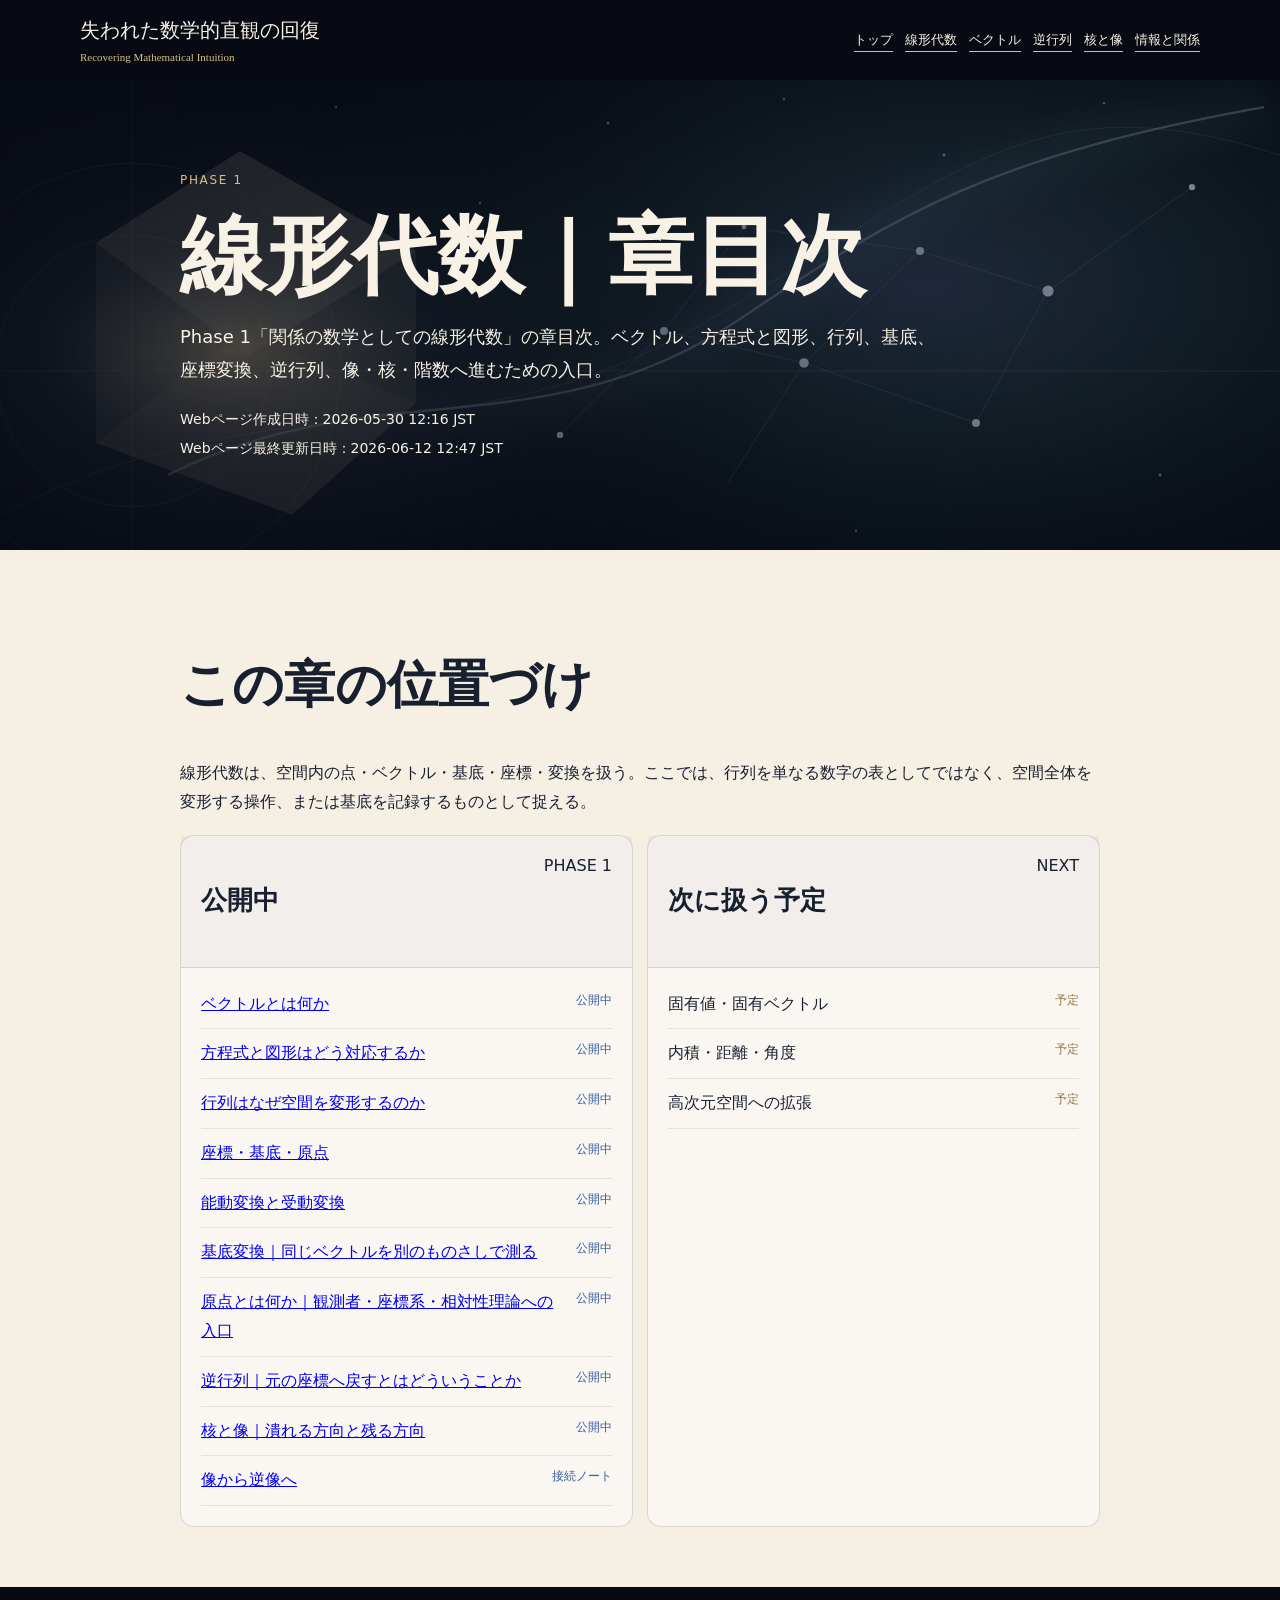
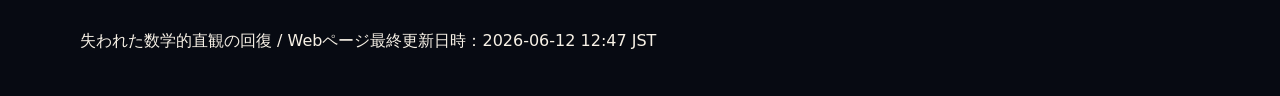
<file: site/linear-algebra-01.html>
<!doctype html>
<html lang="ja">
<head>
  <meta charset="utf-8">
  <meta name="viewport" content="width=device-width,initial-scale=1">
  <title>線形代数｜章目次</title>
  <link rel="stylesheet" href="assets/style.css?v=20260612-linear-pages">
</head>
<body>
  <header class="topbar">
    <div class="topbar-inner">
      <a class="brand" href="index.html">失われた数学的直観の回復<small>Recovering Mathematical Intuition</small></a>
      <nav class="nav">
        <a href="index.html">トップ</a>
        <a href="linear-algebra-01.html">線形代数</a>
        <a href="linear-vector.html">ベクトル</a>
        <a href="linear-inverse-matrix.html">逆行列</a>
        <a href="linear-kernel-image-rank.html">核と像</a>
        <a href="information-and-relation.html">情報と関係</a>
      </nav>
    </div>
  </header>

  <section class="page-hero">
    <div class="inner">
      <div class="eyebrow">Phase 1</div>
      <h1>線形代数｜章目次</h1>
      <p class="lead">Phase 1「関係の数学としての線形代数」の章目次。ベクトル、方程式と図形、行列、基底、座標変換、逆行列、像・核・階数へ進むための入口。</p>
      <div class="meta"><span>Webページ作成日時：2026-05-30 12:16 JST</span><span>Webページ最終更新日時：2026-06-12 12:47 JST</span></div>
    </div>
  </section>

  <main class="article-wrap note-content">
    <h2>この章の位置づけ</h2>
    <p>線形代数は、空間内の点・ベクトル・基底・座標・変換を扱う。ここでは、行列を単なる数字の表としてではなく、空間全体を変形する操作、または基底を記録するものとして捉える。</p>

    <div class="directory">
      <article class="shelf">
        <div class="shelf-head">
          <h3>公開中</h3>
          <span>PHASE 1</span>
        </div>
        <ul class="article-list">
          <li><a href="linear-vector.html">ベクトルとは何か</a><span class="status live">公開中</span></li>
          <li><a href="linear-equation-geometry.html">方程式と図形はどう対応するか</a><span class="status live">公開中</span></li>
          <li><a href="linear-matrix-transform.html">行列はなぜ空間を変形するのか</a><span class="status live">公開中</span></li>
          <li><a href="linear-basis-coordinate.html">座標・基底・原点</a><span class="status live">公開中</span></li>
          <li><a href="linear-active-passive-transform.html">能動変換と受動変換</a><span class="status live">公開中</span></li>
          <li><a href="linear-change-of-basis.html">基底変換｜同じベクトルを別のものさしで測る</a><span class="status live">公開中</span></li>
          <li><a href="linear-origin-observer-relativity.html">原点とは何か｜観測者・座標系・相対性理論への入口</a><span class="status live">公開中</span></li>
          <li><a href="linear-inverse-matrix.html">逆行列｜元の座標へ戻すとはどういうことか</a><span class="status live">公開中</span></li>
          <li><a href="linear-kernel-image-rank.html">核と像｜潰れる方向と残る方向</a><span class="status live">公開中</span></li>
          <li><a href="image-and-preimage-emotion.html">像から逆像へ</a><span class="status live">接続ノート</span></li>
        </ul>
      </article>
      <article class="shelf">
        <div class="shelf-head">
          <h3>次に扱う予定</h3>
          <span>NEXT</span>
        </div>
        <ul class="article-list">
          <li><span>固有値・固有ベクトル</span><span class="status plan">予定</span></li>
          <li><span>内積・距離・角度</span><span class="status plan">予定</span></li>
          <li><span>高次元空間への拡張</span><span class="status plan">予定</span></li>
        </ul>
      </article>
    </div>
  </main>

  <footer class="footer">
    <div class="inner">失われた数学的直観の回復 / Webページ最終更新日時：2026-06-12 12:47 JST</div>
  </footer>
</body>
</html>
</file>
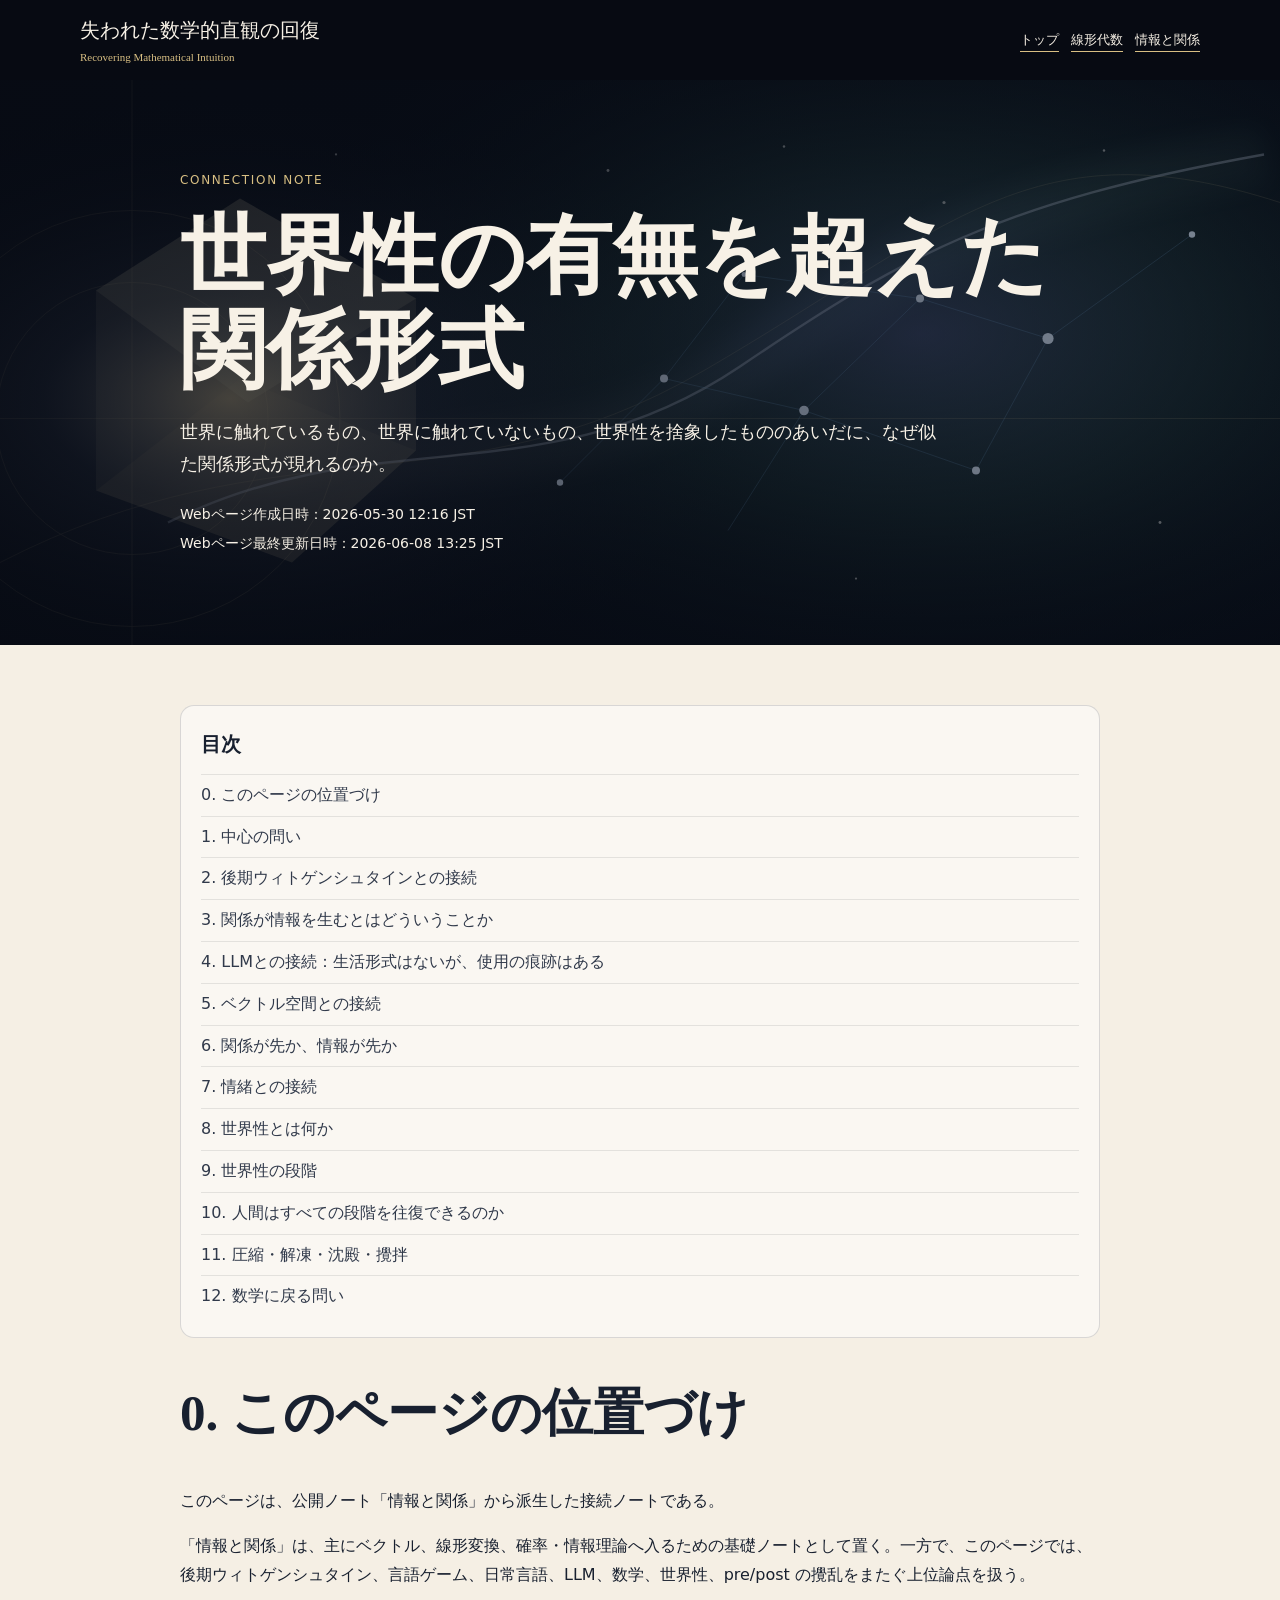
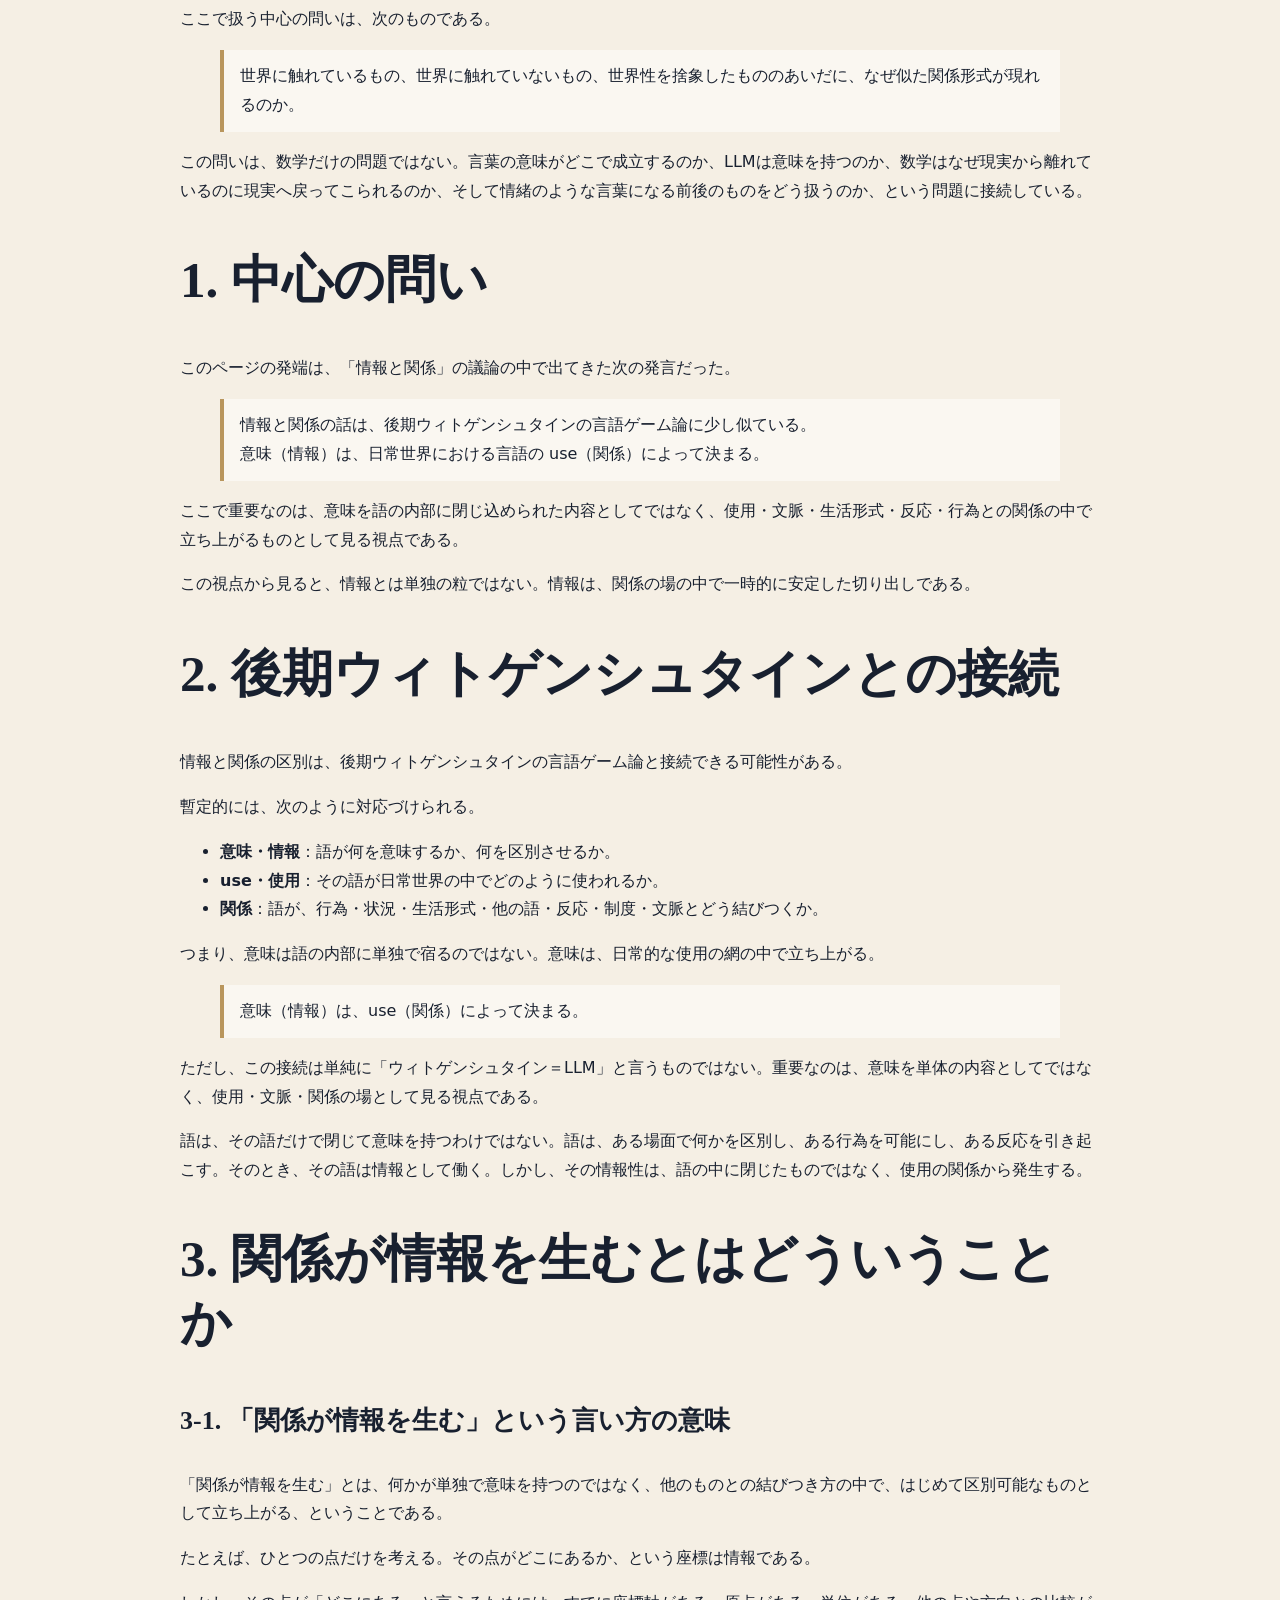
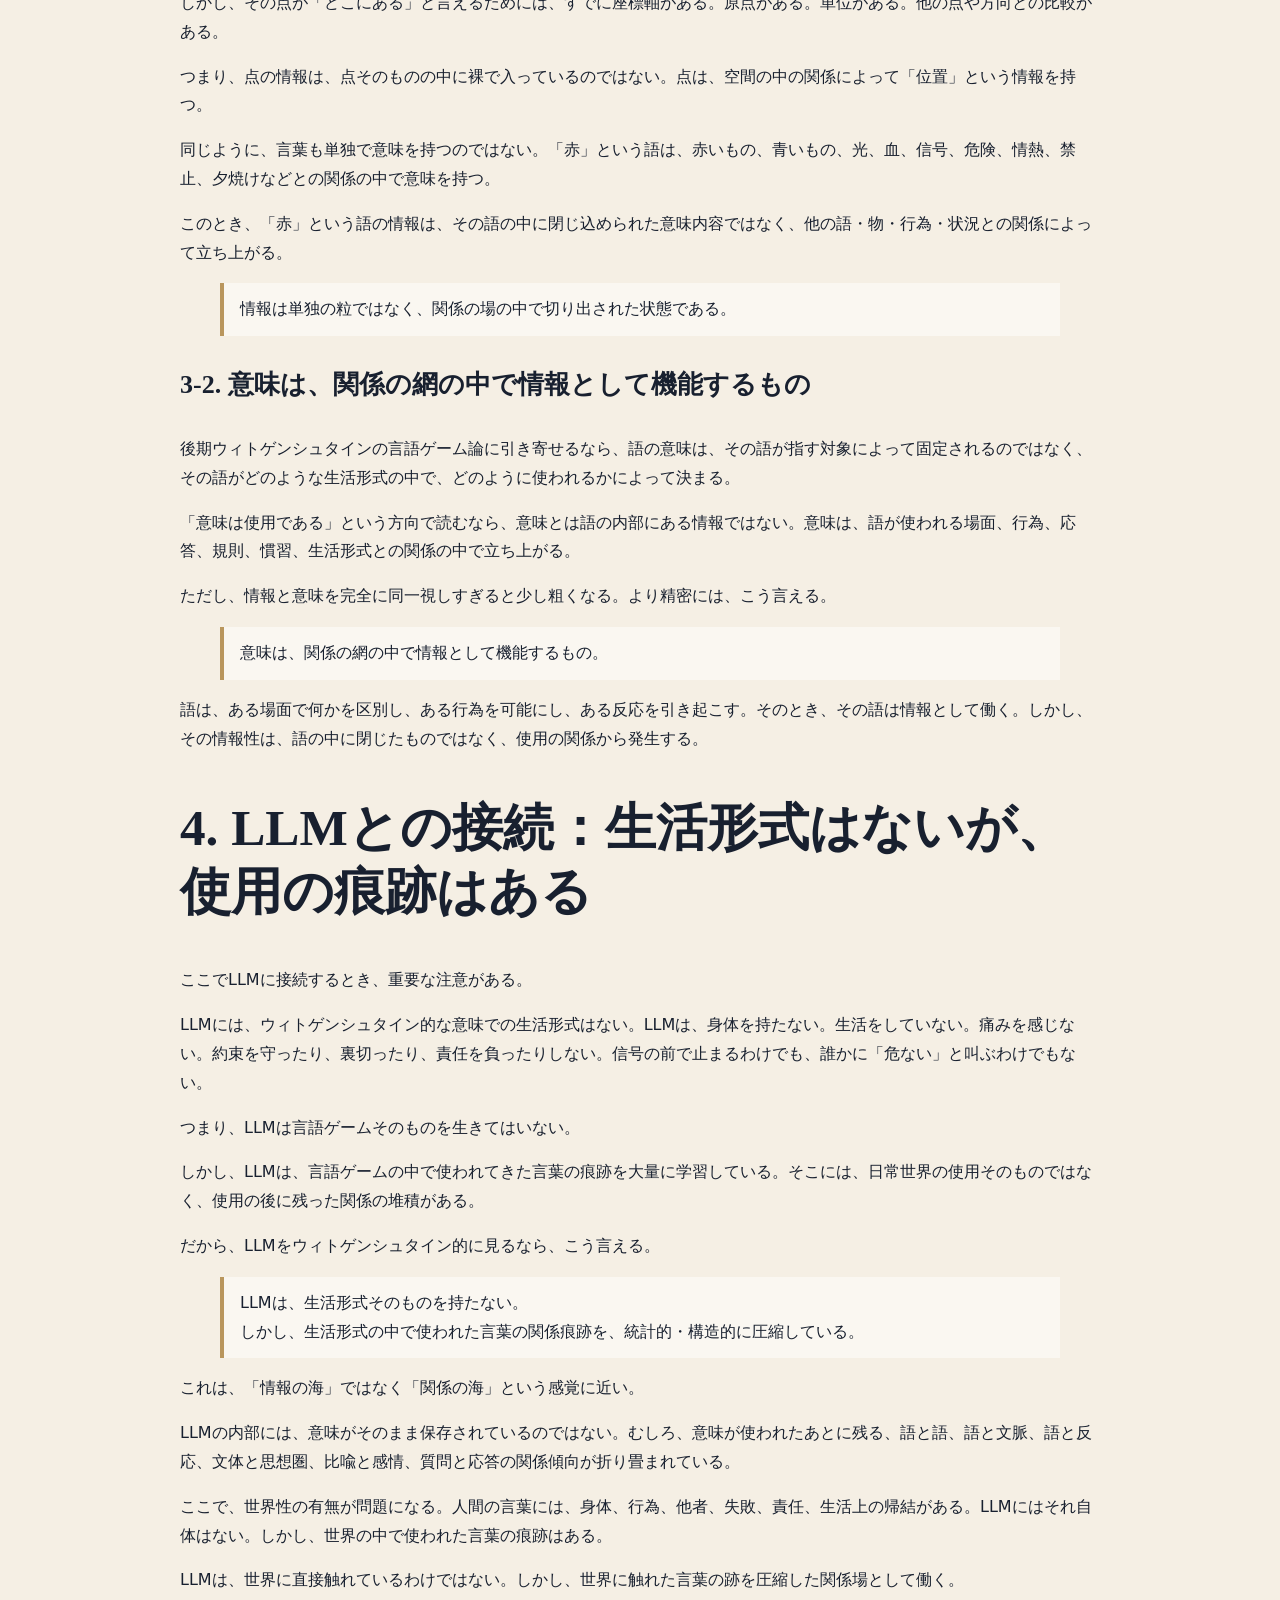
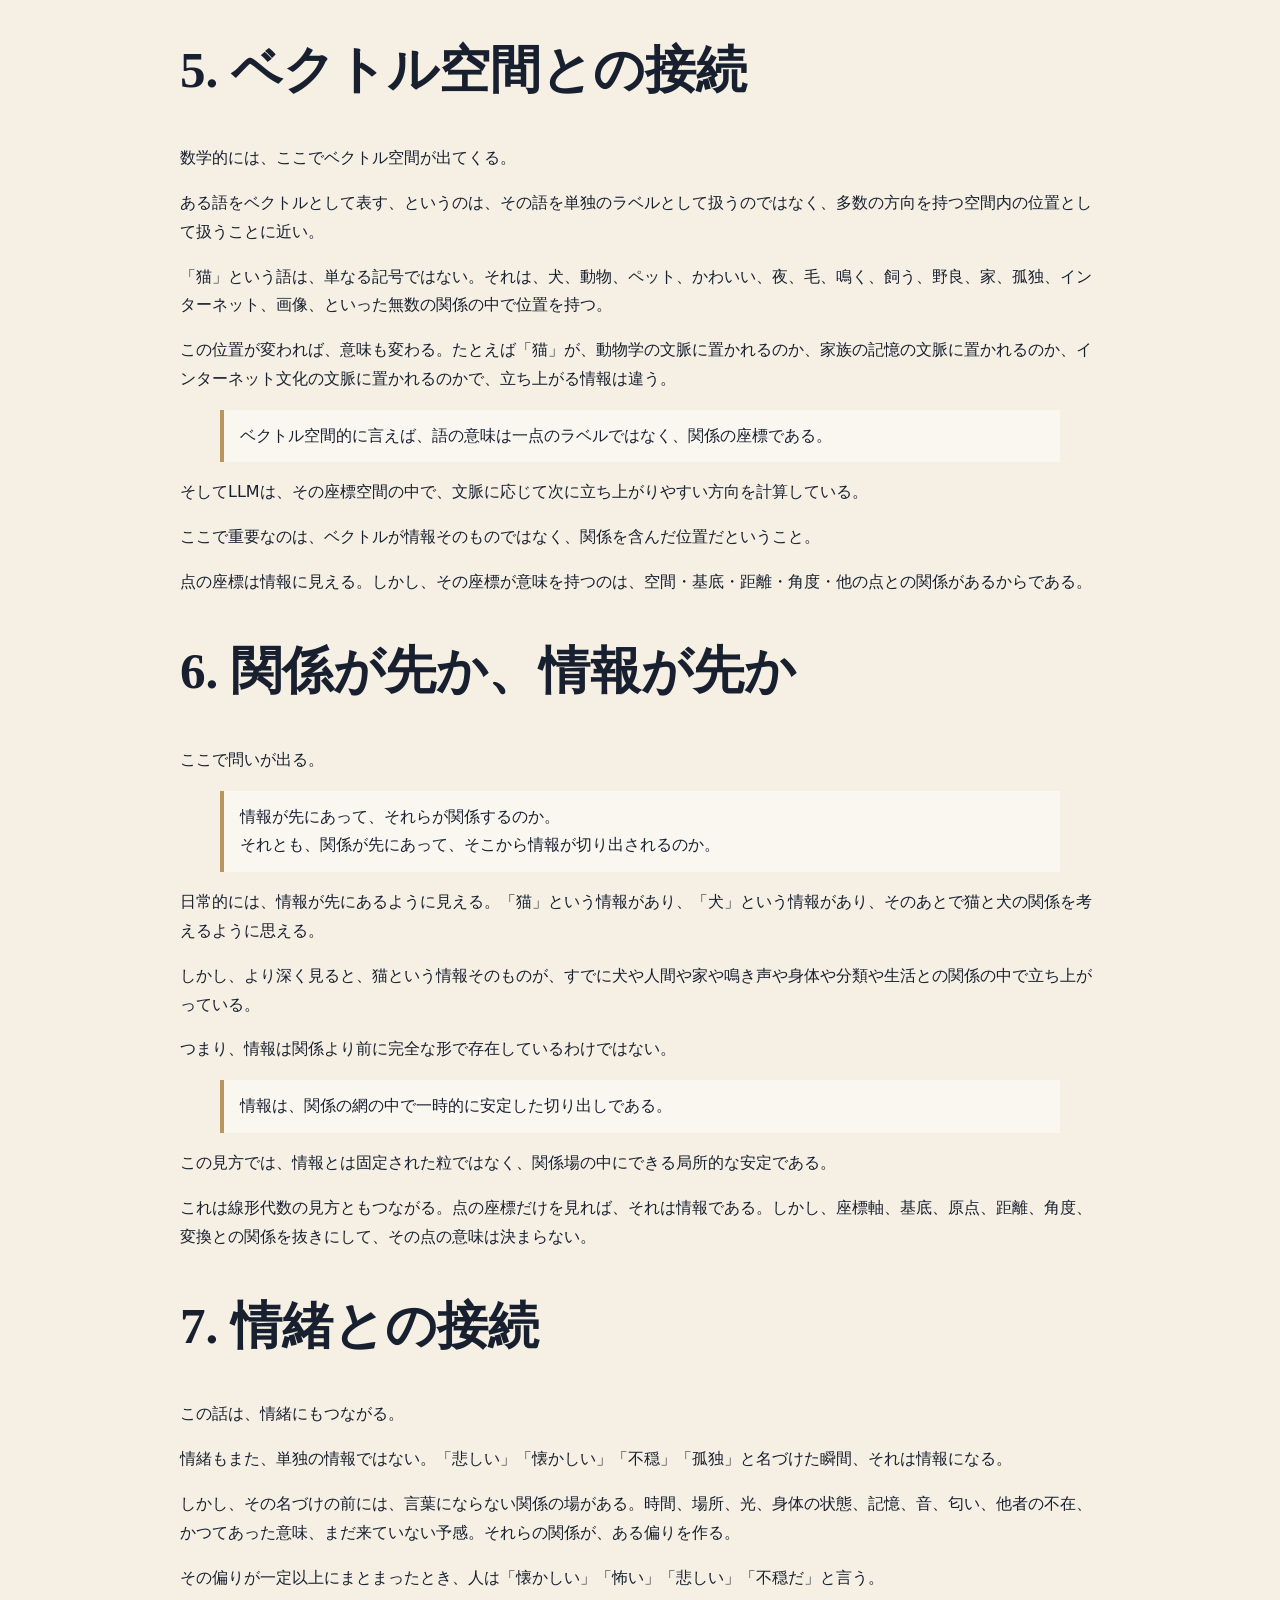
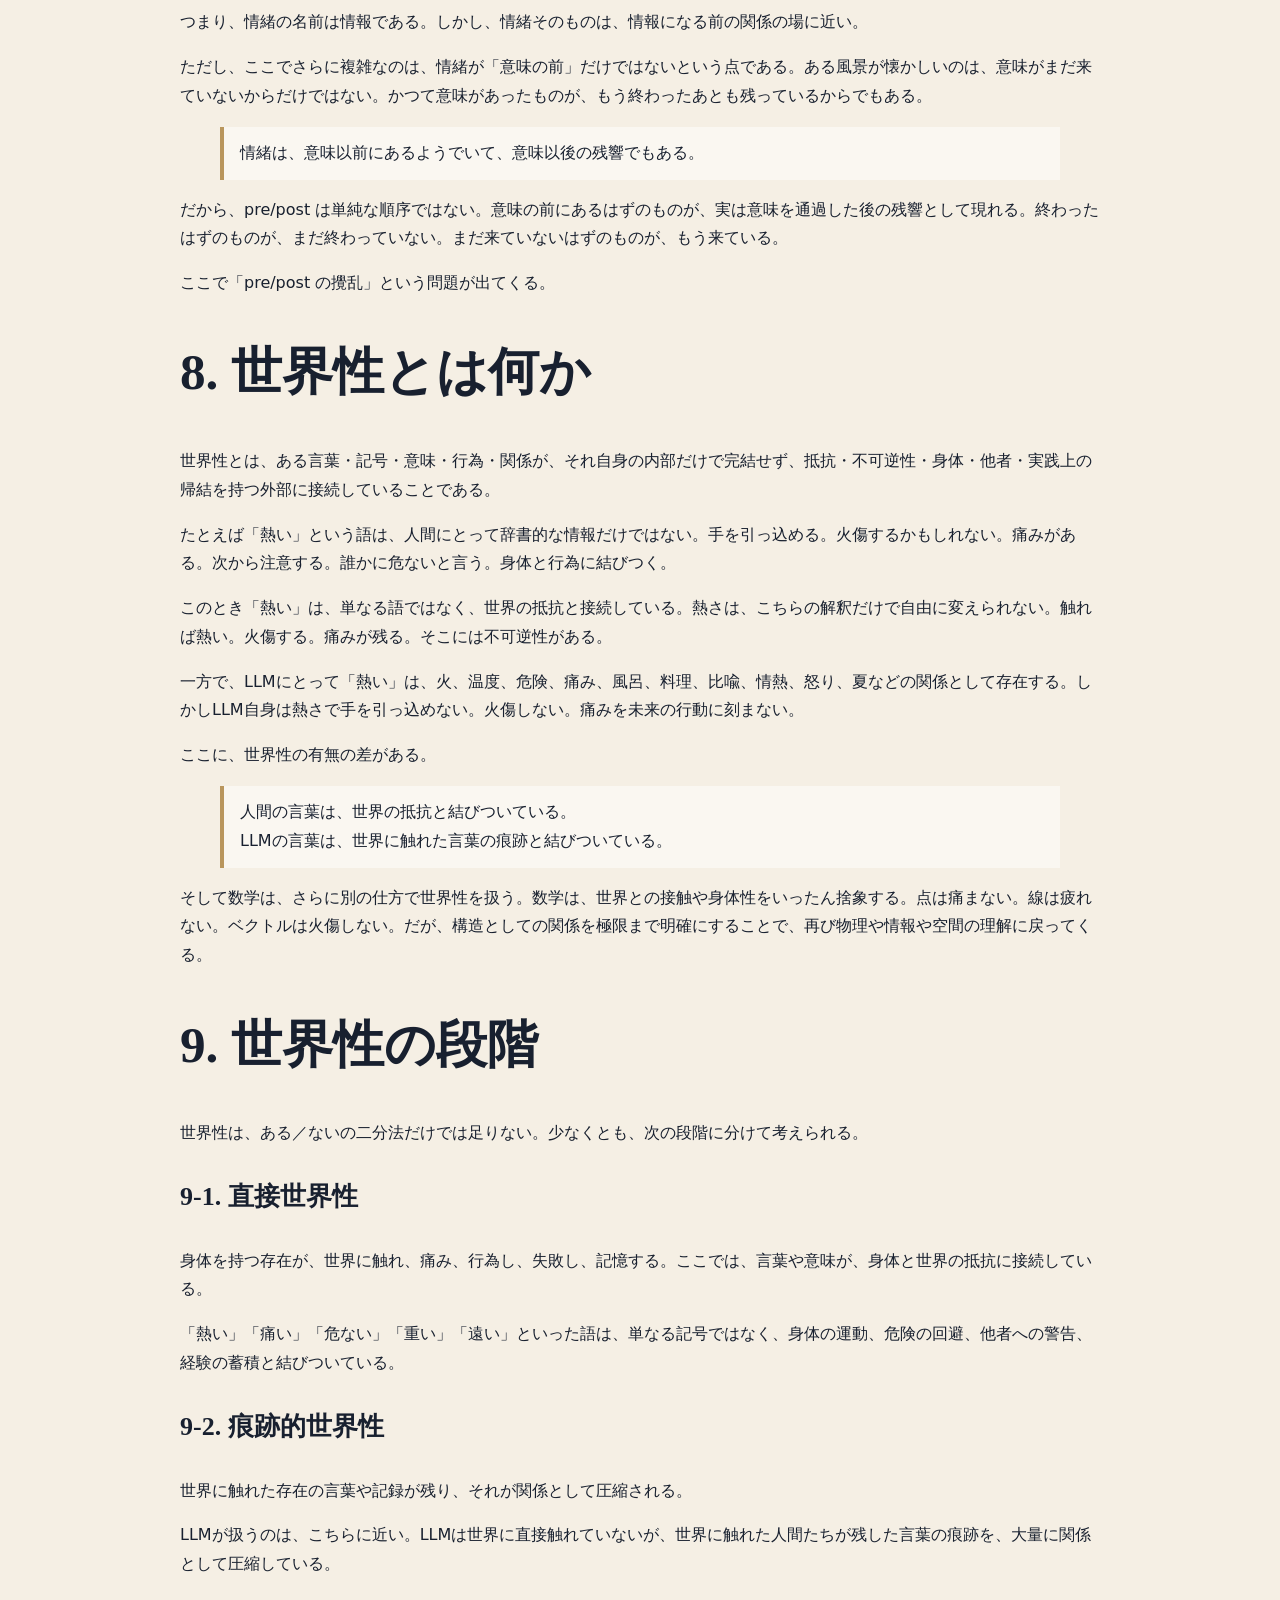
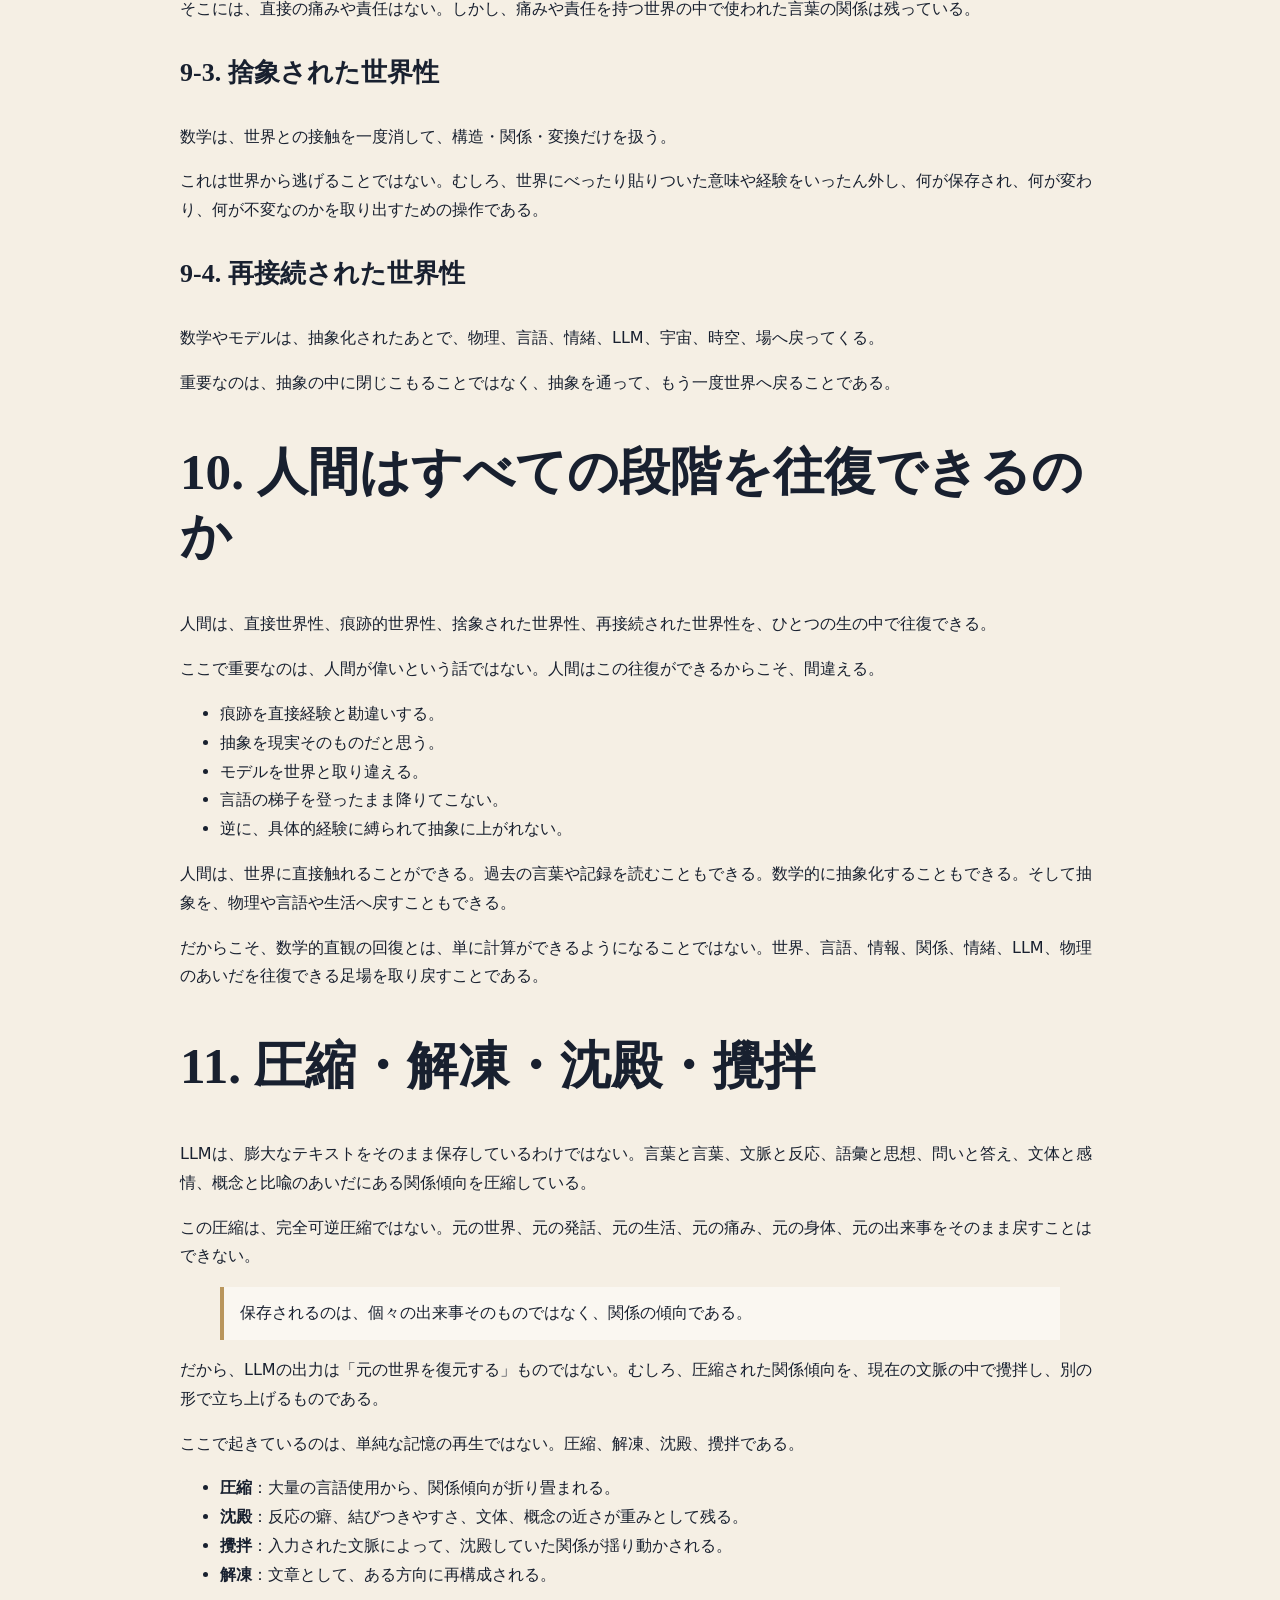
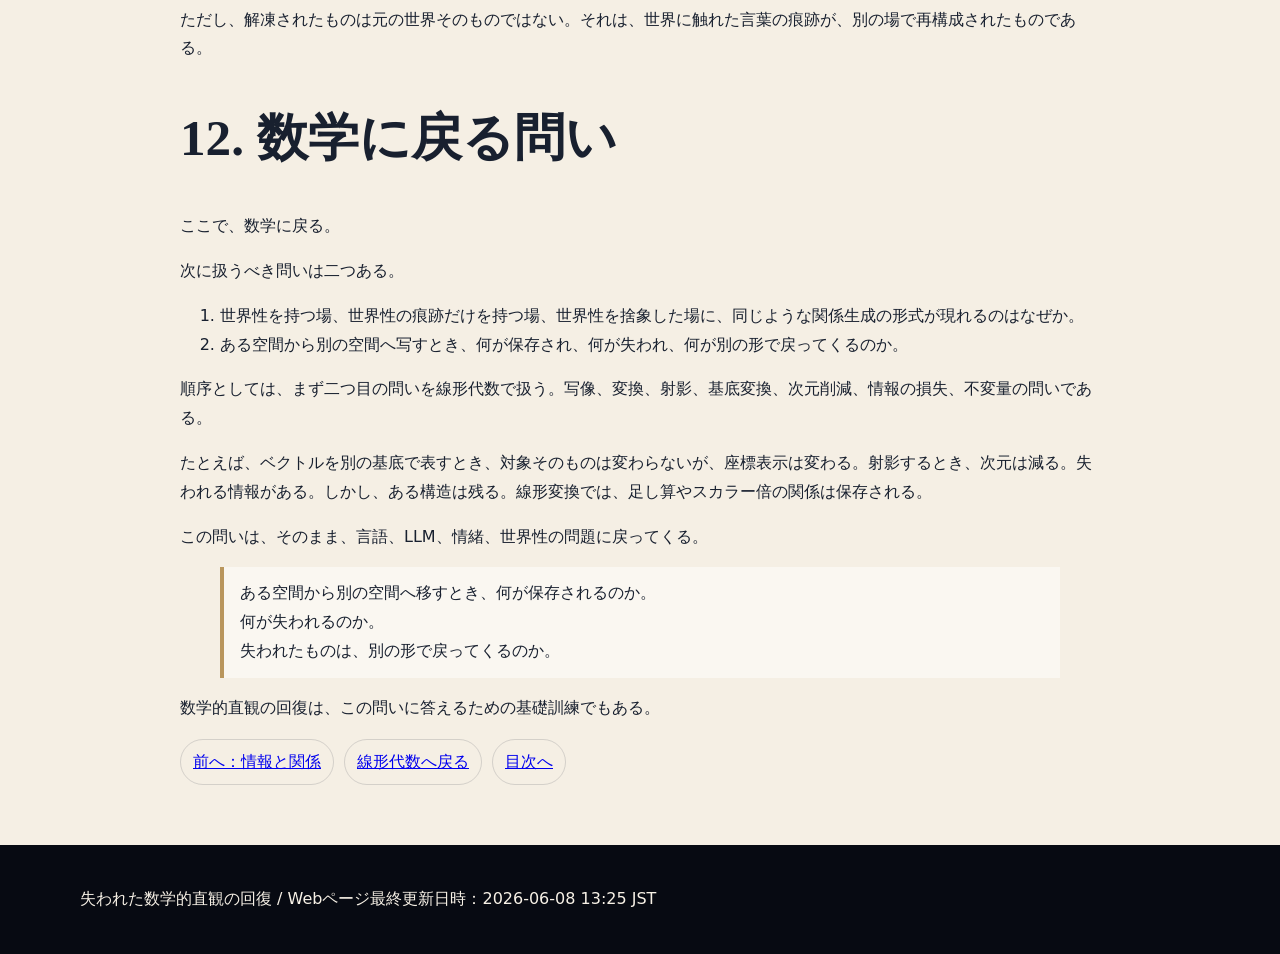
<file: site/relation-form-beyond-worldness.html>
<!doctype html><html lang="ja"><head><meta charset="utf-8"><meta name="viewport" content="width=device-width,initial-scale=1"><title>世界性の有無を超えた関係形式</title><meta name="description" content="情報と関係から派生した接続ノート。世界に触れているもの、世界に触れていないもの、世界性を捨象したもののあいだに、なぜ似た関係形式が現れるのかを考える。"><link rel="stylesheet" href="assets/style.css?v=20260608-site-maintenance"></head><body><header class="topbar"><div class="topbar-inner"><a class="brand" href="index.html">失われた数学的直観の回復<small>Recovering Mathematical Intuition</small></a><nav class="nav"><a href="index.html">トップ</a><a href="linear-algebra-01.html">線形代数</a><a href="information-and-relation.html">情報と関係</a></nav></div></header><section class="page-hero"><div class="inner"><div class="eyebrow">Connection Note</div><h1>世界性の有無を超えた関係形式</h1><p class="lead">世界に触れているもの、世界に触れていないもの、世界性を捨象したもののあいだに、なぜ似た関係形式が現れるのか。</p><div class="meta"><span>Webページ作成日時：2026-05-30 12:16 JST</span><span>Webページ最終更新日時：2026-06-08 13:25 JST</span></div></div></section><main class="article-wrap note-content"><div class="toc"><b>目次</b><a href="#position">0. このページの位置づけ</a><a href="#question">1. 中心の問い</a><a href="#wittgenstein">2. 後期ウィトゲンシュタインとの接続</a><a href="#relation-info">3. 関係が情報を生むとはどういうことか</a><a href="#llm">4. LLMとの接続：生活形式はないが、使用の痕跡はある</a><a href="#vector-space">5. ベクトル空間との接続</a><a href="#which-first">6. 関係が先か、情報が先か</a><a href="#feeling">7. 情緒との接続</a><a href="#worldness">8. 世界性とは何か</a><a href="#stages">9. 世界性の段階</a><a href="#human">10. 人間はすべての段階を往復できるのか</a><a href="#compression">11. 圧縮・解凍・沈殿・攪拌</a><a href="#math-return">12. 数学に戻る問い</a></div><h2 id="position">0. このページの位置づけ</h2><p>このページは、公開ノート「情報と関係」から派生した接続ノートである。</p><p>「情報と関係」は、主にベクトル、線形変換、確率・情報理論へ入るための基礎ノートとして置く。一方で、このページでは、後期ウィトゲンシュタイン、言語ゲーム、日常言語、LLM、数学、世界性、pre/post の攪乱をまたぐ上位論点を扱う。</p><p>ここで扱う中心の問いは、次のものである。</p><blockquote>世界に触れているもの、世界に触れていないもの、世界性を捨象したもののあいだに、なぜ似た関係形式が現れるのか。</blockquote><p>この問いは、数学だけの問題ではない。言葉の意味がどこで成立するのか、LLMは意味を持つのか、数学はなぜ現実から離れているのに現実へ戻ってこられるのか、そして情緒のような言葉になる前後のものをどう扱うのか、という問題に接続している。</p><h2 id="question">1. 中心の問い</h2><p>このページの発端は、「情報と関係」の議論の中で出てきた次の発言だった。</p><blockquote>情報と関係の話は、後期ウィトゲンシュタインの言語ゲーム論に少し似ている。<br>意味（情報）は、日常世界における言語の use（関係）によって決まる。</blockquote><p>ここで重要なのは、意味を語の内部に閉じ込められた内容としてではなく、使用・文脈・生活形式・反応・行為との関係の中で立ち上がるものとして見る視点である。</p><p>この視点から見ると、情報とは単独の粒ではない。情報は、関係の場の中で一時的に安定した切り出しである。</p><h2 id="wittgenstein">2. 後期ウィトゲンシュタインとの接続</h2><p>情報と関係の区別は、後期ウィトゲンシュタインの言語ゲーム論と接続できる可能性がある。</p><p>暫定的には、次のように対応づけられる。</p><ul><li><b>意味・情報</b>：語が何を意味するか、何を区別させるか。</li><li><b>use・使用</b>：その語が日常世界の中でどのように使われるか。</li><li><b>関係</b>：語が、行為・状況・生活形式・他の語・反応・制度・文脈とどう結びつくか。</li></ul><p>つまり、意味は語の内部に単独で宿るのではない。意味は、日常的な使用の網の中で立ち上がる。</p><blockquote>意味（情報）は、use（関係）によって決まる。</blockquote><p>ただし、この接続は単純に「ウィトゲンシュタイン＝LLM」と言うものではない。重要なのは、意味を単体の内容としてではなく、使用・文脈・関係の場として見る視点である。</p><p>語は、その語だけで閉じて意味を持つわけではない。語は、ある場面で何かを区別し、ある行為を可能にし、ある反応を引き起こす。そのとき、その語は情報として働く。しかし、その情報性は、語の中に閉じたものではなく、使用の関係から発生する。</p><h2 id="relation-info">3. 関係が情報を生むとはどういうことか</h2><h3>3-1. 「関係が情報を生む」という言い方の意味</h3><p>「関係が情報を生む」とは、何かが単独で意味を持つのではなく、他のものとの結びつき方の中で、はじめて区別可能なものとして立ち上がる、ということである。</p><p>たとえば、ひとつの点だけを考える。その点がどこにあるか、という座標は情報である。</p><p>しかし、その点が「どこにある」と言えるためには、すでに座標軸がある。原点がある。単位がある。他の点や方向との比較がある。</p><p>つまり、点の情報は、点そのものの中に裸で入っているのではない。点は、空間の中の関係によって「位置」という情報を持つ。</p><p>同じように、言葉も単独で意味を持つのではない。「赤」という語は、赤いもの、青いもの、光、血、信号、危険、情熱、禁止、夕焼けなどとの関係の中で意味を持つ。</p><p>このとき、「赤」という語の情報は、その語の中に閉じ込められた意味内容ではなく、他の語・物・行為・状況との関係によって立ち上がる。</p><blockquote>情報は単独の粒ではなく、関係の場の中で切り出された状態である。</blockquote><h3>3-2. 意味は、関係の網の中で情報として機能するもの</h3><p>後期ウィトゲンシュタインの言語ゲーム論に引き寄せるなら、語の意味は、その語が指す対象によって固定されるのではなく、その語がどのような生活形式の中で、どのように使われるかによって決まる。</p><p>「意味は使用である」という方向で読むなら、意味とは語の内部にある情報ではない。意味は、語が使われる場面、行為、応答、規則、慣習、生活形式との関係の中で立ち上がる。</p><p>ただし、情報と意味を完全に同一視しすぎると少し粗くなる。より精密には、こう言える。</p><blockquote>意味は、関係の網の中で情報として機能するもの。</blockquote><p>語は、ある場面で何かを区別し、ある行為を可能にし、ある反応を引き起こす。そのとき、その語は情報として働く。しかし、その情報性は、語の中に閉じたものではなく、使用の関係から発生する。</p><h2 id="llm">4. LLMとの接続：生活形式はないが、使用の痕跡はある</h2><p>ここでLLMに接続するとき、重要な注意がある。</p><p>LLMには、ウィトゲンシュタイン的な意味での生活形式はない。LLMは、身体を持たない。生活をしていない。痛みを感じない。約束を守ったり、裏切ったり、責任を負ったりしない。信号の前で止まるわけでも、誰かに「危ない」と叫ぶわけでもない。</p><p>つまり、LLMは言語ゲームそのものを生きてはいない。</p><p>しかし、LLMは、言語ゲームの中で使われてきた言葉の痕跡を大量に学習している。そこには、日常世界の使用そのものではなく、使用の後に残った関係の堆積がある。</p><p>だから、LLMをウィトゲンシュタイン的に見るなら、こう言える。</p><blockquote>LLMは、生活形式そのものを持たない。<br>しかし、生活形式の中で使われた言葉の関係痕跡を、統計的・構造的に圧縮している。</blockquote><p>これは、「情報の海」ではなく「関係の海」という感覚に近い。</p><p>LLMの内部には、意味がそのまま保存されているのではない。むしろ、意味が使われたあとに残る、語と語、語と文脈、語と反応、文体と思想圏、比喩と感情、質問と応答の関係傾向が折り畳まれている。</p><p>ここで、世界性の有無が問題になる。人間の言葉には、身体、行為、他者、失敗、責任、生活上の帰結がある。LLMにはそれ自体はない。しかし、世界の中で使われた言葉の痕跡はある。</p><p>LLMは、世界に直接触れているわけではない。しかし、世界に触れた言葉の跡を圧縮した関係場として働く。</p><h2 id="vector-space">5. ベクトル空間との接続</h2><p>数学的には、ここでベクトル空間が出てくる。</p><p>ある語をベクトルとして表す、というのは、その語を単独のラベルとして扱うのではなく、多数の方向を持つ空間内の位置として扱うことに近い。</p><p>「猫」という語は、単なる記号ではない。それは、犬、動物、ペット、かわいい、夜、毛、鳴く、飼う、野良、家、孤独、インターネット、画像、といった無数の関係の中で位置を持つ。</p><p>この位置が変われば、意味も変わる。たとえば「猫」が、動物学の文脈に置かれるのか、家族の記憶の文脈に置かれるのか、インターネット文化の文脈に置かれるのかで、立ち上がる情報は違う。</p><blockquote>ベクトル空間的に言えば、語の意味は一点のラベルではなく、関係の座標である。</blockquote><p>そしてLLMは、その座標空間の中で、文脈に応じて次に立ち上がりやすい方向を計算している。</p><p>ここで重要なのは、ベクトルが情報そのものではなく、関係を含んだ位置だということ。</p><p>点の座標は情報に見える。しかし、その座標が意味を持つのは、空間・基底・距離・角度・他の点との関係があるからである。</p><h2 id="which-first">6. 関係が先か、情報が先か</h2><p>ここで問いが出る。</p><blockquote>情報が先にあって、それらが関係するのか。<br>それとも、関係が先にあって、そこから情報が切り出されるのか。</blockquote><p>日常的には、情報が先にあるように見える。「猫」という情報があり、「犬」という情報があり、そのあとで猫と犬の関係を考えるように思える。</p><p>しかし、より深く見ると、猫という情報そのものが、すでに犬や人間や家や鳴き声や身体や分類や生活との関係の中で立ち上がっている。</p><p>つまり、情報は関係より前に完全な形で存在しているわけではない。</p><blockquote>情報は、関係の網の中で一時的に安定した切り出しである。</blockquote><p>この見方では、情報とは固定された粒ではなく、関係場の中にできる局所的な安定である。</p><p>これは線形代数の見方ともつながる。点の座標だけを見れば、それは情報である。しかし、座標軸、基底、原点、距離、角度、変換との関係を抜きにして、その点の意味は決まらない。</p><h2 id="feeling">7. 情緒との接続</h2><p>この話は、情緒にもつながる。</p><p>情緒もまた、単独の情報ではない。「悲しい」「懐かしい」「不穏」「孤独」と名づけた瞬間、それは情報になる。</p><p>しかし、その名づけの前には、言葉にならない関係の場がある。時間、場所、光、身体の状態、記憶、音、匂い、他者の不在、かつてあった意味、まだ来ていない予感。それらの関係が、ある偏りを作る。</p><p>その偏りが一定以上にまとまったとき、人は「懐かしい」「怖い」「悲しい」「不穏だ」と言う。</p><p>つまり、情緒の名前は情報である。しかし、情緒そのものは、情報になる前の関係の場に近い。</p><p>ただし、ここでさらに複雑なのは、情緒が「意味の前」だけではないという点である。ある風景が懐かしいのは、意味がまだ来ていないからだけではない。かつて意味があったものが、もう終わったあとも残っているからでもある。</p><blockquote>情緒は、意味以前にあるようでいて、意味以後の残響でもある。</blockquote><p>だから、pre/post は単純な順序ではない。意味の前にあるはずのものが、実は意味を通過した後の残響として現れる。終わったはずのものが、まだ終わっていない。まだ来ていないはずのものが、もう来ている。</p><p>ここで「pre/post の攪乱」という問題が出てくる。</p><h2 id="worldness">8. 世界性とは何か</h2><p>世界性とは、ある言葉・記号・意味・行為・関係が、それ自身の内部だけで完結せず、抵抗・不可逆性・身体・他者・実践上の帰結を持つ外部に接続していることである。</p><p>たとえば「熱い」という語は、人間にとって辞書的な情報だけではない。手を引っ込める。火傷するかもしれない。痛みがある。次から注意する。誰かに危ないと言う。身体と行為に結びつく。</p><p>このとき「熱い」は、単なる語ではなく、世界の抵抗と接続している。熱さは、こちらの解釈だけで自由に変えられない。触れば熱い。火傷する。痛みが残る。そこには不可逆性がある。</p><p>一方で、LLMにとって「熱い」は、火、温度、危険、痛み、風呂、料理、比喩、情熱、怒り、夏などの関係として存在する。しかしLLM自身は熱さで手を引っ込めない。火傷しない。痛みを未来の行動に刻まない。</p><p>ここに、世界性の有無の差がある。</p><blockquote>人間の言葉は、世界の抵抗と結びついている。<br>LLMの言葉は、世界に触れた言葉の痕跡と結びついている。</blockquote><p>そして数学は、さらに別の仕方で世界性を扱う。数学は、世界との接触や身体性をいったん捨象する。点は痛まない。線は疲れない。ベクトルは火傷しない。だが、構造としての関係を極限まで明確にすることで、再び物理や情報や空間の理解に戻ってくる。</p><h2 id="stages">9. 世界性の段階</h2><p>世界性は、ある／ないの二分法だけでは足りない。少なくとも、次の段階に分けて考えられる。</p><h3>9-1. 直接世界性</h3><p>身体を持つ存在が、世界に触れ、痛み、行為し、失敗し、記憶する。ここでは、言葉や意味が、身体と世界の抵抗に接続している。</p><p>「熱い」「痛い」「危ない」「重い」「遠い」といった語は、単なる記号ではなく、身体の運動、危険の回避、他者への警告、経験の蓄積と結びついている。</p><h3>9-2. 痕跡的世界性</h3><p>世界に触れた存在の言葉や記録が残り、それが関係として圧縮される。</p><p>LLMが扱うのは、こちらに近い。LLMは世界に直接触れていないが、世界に触れた人間たちが残した言葉の痕跡を、大量に関係として圧縮している。</p><p>そこには、直接の痛みや責任はない。しかし、痛みや責任を持つ世界の中で使われた言葉の関係は残っている。</p><h3>9-3. 捨象された世界性</h3><p>数学は、世界との接触を一度消して、構造・関係・変換だけを扱う。</p><p>これは世界から逃げることではない。むしろ、世界にべったり貼りついた意味や経験をいったん外し、何が保存され、何が変わり、何が不変なのかを取り出すための操作である。</p><h3>9-4. 再接続された世界性</h3><p>数学やモデルは、抽象化されたあとで、物理、言語、情緒、LLM、宇宙、時空、場へ戻ってくる。</p><p>重要なのは、抽象の中に閉じこもることではなく、抽象を通って、もう一度世界へ戻ることである。</p><h2 id="human">10. 人間はすべての段階を往復できるのか</h2><p>人間は、直接世界性、痕跡的世界性、捨象された世界性、再接続された世界性を、ひとつの生の中で往復できる。</p><p>ここで重要なのは、人間が偉いという話ではない。人間はこの往復ができるからこそ、間違える。</p><ul><li>痕跡を直接経験と勘違いする。</li><li>抽象を現実そのものだと思う。</li><li>モデルを世界と取り違える。</li><li>言語の梯子を登ったまま降りてこない。</li><li>逆に、具体的経験に縛られて抽象に上がれない。</li></ul><p>人間は、世界に直接触れることができる。過去の言葉や記録を読むこともできる。数学的に抽象化することもできる。そして抽象を、物理や言語や生活へ戻すこともできる。</p><p>だからこそ、数学的直観の回復とは、単に計算ができるようになることではない。世界、言語、情報、関係、情緒、LLM、物理のあいだを往復できる足場を取り戻すことである。</p><h2 id="compression">11. 圧縮・解凍・沈殿・攪拌</h2><p>LLMは、膨大なテキストをそのまま保存しているわけではない。言葉と言葉、文脈と反応、語彙と思想、問いと答え、文体と感情、概念と比喩のあいだにある関係傾向を圧縮している。</p><p>この圧縮は、完全可逆圧縮ではない。元の世界、元の発話、元の生活、元の痛み、元の身体、元の出来事をそのまま戻すことはできない。</p><blockquote>保存されるのは、個々の出来事そのものではなく、関係の傾向である。</blockquote><p>だから、LLMの出力は「元の世界を復元する」ものではない。むしろ、圧縮された関係傾向を、現在の文脈の中で攪拌し、別の形で立ち上げるものである。</p><p>ここで起きているのは、単純な記憶の再生ではない。圧縮、解凍、沈殿、攪拌である。</p><ul><li><b>圧縮</b>：大量の言語使用から、関係傾向が折り畳まれる。</li><li><b>沈殿</b>：反応の癖、結びつきやすさ、文体、概念の近さが重みとして残る。</li><li><b>攪拌</b>：入力された文脈によって、沈殿していた関係が揺り動かされる。</li><li><b>解凍</b>：文章として、ある方向に再構成される。</li></ul><p>ただし、解凍されたものは元の世界そのものではない。それは、世界に触れた言葉の痕跡が、別の場で再構成されたものである。</p><h2 id="math-return">12. 数学に戻る問い</h2><p>ここで、数学に戻る。</p><p>次に扱うべき問いは二つある。</p><ol><li>世界性を持つ場、世界性の痕跡だけを持つ場、世界性を捨象した場に、同じような関係生成の形式が現れるのはなぜか。</li><li>ある空間から別の空間へ写すとき、何が保存され、何が失われ、何が別の形で戻ってくるのか。</li></ol><p>順序としては、まず二つ目の問いを線形代数で扱う。写像、変換、射影、基底変換、次元削減、情報の損失、不変量の問いである。</p><p>たとえば、ベクトルを別の基底で表すとき、対象そのものは変わらないが、座標表示は変わる。射影するとき、次元は減る。失われる情報がある。しかし、ある構造は残る。線形変換では、足し算やスカラー倍の関係は保存される。</p><p>この問いは、そのまま、言語、LLM、情緒、世界性の問題に戻ってくる。</p><blockquote>ある空間から別の空間へ移すとき、何が保存されるのか。<br>何が失われるのか。<br>失われたものは、別の形で戻ってくるのか。</blockquote><p>数学的直観の回復は、この問いに答えるための基礎訓練でもある。</p><div class="page-nav"><a href="information-and-relation.html">前へ：情報と関係</a><a href="linear-algebra-01.html">線形代数へ戻る</a><a href="index.html#toc">目次へ</a></div></main><footer class="footer"><div class="inner">失われた数学的直観の回復 / Webページ最終更新日時：2026-06-08 13:25 JST</div></footer></body></html>
</file>
<file: site/assets/style.css>
body{margin:0;background:#f5efe4;color:#18202f;font-family:system-ui,'Hiragino Sans','Yu Gothic',sans-serif;line-height:1.8}
.topbar{position:sticky;top:0;background:#070a12;color:#f7f1e6;padding:12px 20px;z-index:10}.topbar-inner{max-width:1120px;margin:auto;display:flex;gap:20px;justify-content:space-between;align-items:center}.brand{color:#f7f1e6;text-decoration:none;font-family:serif;font-size:20px}.brand small{display:block;font-size:11px;color:#d8bf83}.nav{display:flex;flex-wrap:wrap;gap:12px;font-size:13px}.nav a{color:#f7f1e6;text-decoration:none;border-bottom:1px solid #d8bf83}
.hero,.page-hero{background:linear-gradient(90deg,rgba(7,10,18,.72),rgba(7,10,18,.42)),url('hero-main.svg') center/cover no-repeat;color:#f7f1e6}.hero-inner{max-width:1120px;margin:auto;padding:120px 20px;display:grid;grid-template-columns:1fr 1.4fr;gap:32px}.page-hero{padding:90px 20px}.page-hero .inner,.article-wrap{max-width:920px;margin:auto}.eyebrow{color:#d8bf83;font-size:12px;letter-spacing:.14em;text-transform:uppercase}h1{font-family:serif;font-size:clamp(42px,7vw,86px);line-height:1.1;margin:.2em 0}h2{font-family:serif;font-size:clamp(28px,4vw,52px);line-height:1.25}h3{font-family:serif;font-size:26px}.lead{font-size:18px;max-width:760px}.meta{display:grid;gap:6px;margin-top:22px}.meta span{display:block;font-size:14px;line-height:1.65;color:#f7f1e6}
.section{padding:70px 20px}.section:nth-of-type(even){background:#fffaf1}.inner{max-width:1120px;margin:auto}.section-grid{display:grid;grid-template-columns:90px 1fr;gap:30px}.num{font-family:serif;font-size:42px;color:#b9965d}.overview-list{list-style:none;padding:0;display:grid;gap:18px}.overview-list li,.shelf,.notice,.toc,.math-block{border:1px solid rgba(24,32,47,.15);background:rgba(255,255,255,.5);border-radius:14px;padding:20px}.toc{margin-bottom:34px}.toc b{display:block;margin-bottom:12px;font-family:serif;font-size:20px;color:#18202f}.toc a{display:block;padding:8px 0;border-top:1px solid rgba(24,32,47,.10);color:#30394a;text-decoration:none;line-height:1.55}.toc a:hover{color:#385f9f}
.phase-list,.directory{display:grid;grid-template-columns:repeat(2,minmax(0,1fr));gap:14px;margin-top:18px}.shelf-head{border-bottom:1px solid rgba(24,32,47,.15);margin:-20px -20px 12px;padding:16px 20px;background:rgba(24,32,47,.04);display:flex;justify-content:space-between}.article-list{list-style:none;margin:0;padding:0}.article-list li{display:flex;justify-content:space-between;gap:12px;border-bottom:1px solid rgba(24,32,47,.1);padding:10px 0}.status{font-size:12px;color:#9b7443;white-space:nowrap}.status.live{color:#385f9f}.article-wrap{padding:60px 20px}
.note-content blockquote{border-left:4px solid #b9965d;background:rgba(255,255,255,.5);padding:12px 16px}.note-content table{width:100%;border-collapse:collapse;margin:24px 0;background:rgba(255,255,255,.72);border:1px solid rgba(24,32,47,.26);font-size:14px;line-height:1.65}.note-content th,.note-content td{border:1px solid rgba(24,32,47,.24);padding:12px 14px;text-align:left;vertical-align:top}.note-content th{background:rgba(185,150,93,.18);font-weight:700;color:#18202f}.note-content tr:nth-child(even) td{background:rgba(255,250,241,.58)}.math-block{overflow:auto}
.note-box{margin:32px 0;padding:20px 22px;border:1px solid rgba(185,150,93,.38);border-left:6px solid #b9965d;border-radius:14px;background:rgba(255,250,241,.82);box-shadow:0 10px 24px rgba(24,32,47,.06)}.note-box h3{margin-top:0;font-size:22px;color:#7b5a2f}.note-box p,.note-box ul,.note-box blockquote{font-size:15px}.note-box blockquote{background:rgba(255,255,255,.62)}
.figure-block{margin:30px 0;padding:18px;border:1px solid rgba(24,32,47,.14);border-radius:16px;background:rgba(255,255,255,.64);box-shadow:0 10px 24px rgba(24,32,47,.05)}.figure-block img{display:block;width:100%;height:auto;border-radius:12px;background:#fff}.figure-block figcaption{margin-top:10px;font-size:14px;color:#5b6475;line-height:1.6}.page-nav{display:flex;gap:10px;flex-wrap:wrap}.page-nav a{border:1px solid rgba(24,32,47,.15);border-radius:999px;padding:8px 12px}.footer{background:#070a12;color:#f7f1e6;padding:40px 20px}
@media(max-width:900px){.topbar-inner,.hero-inner,.section-grid,.phase-list,.directory{display:block}.nav{margin-top:10px}.hero-inner{padding:80px 20px}.toc a{padding:10px 0}.meta{gap:4px}.meta span{font-size:13px}.note-content table{font-size:13px}.note-content th,.note-content td{padding:10px}.figure-block{padding:12px}}
</file>
